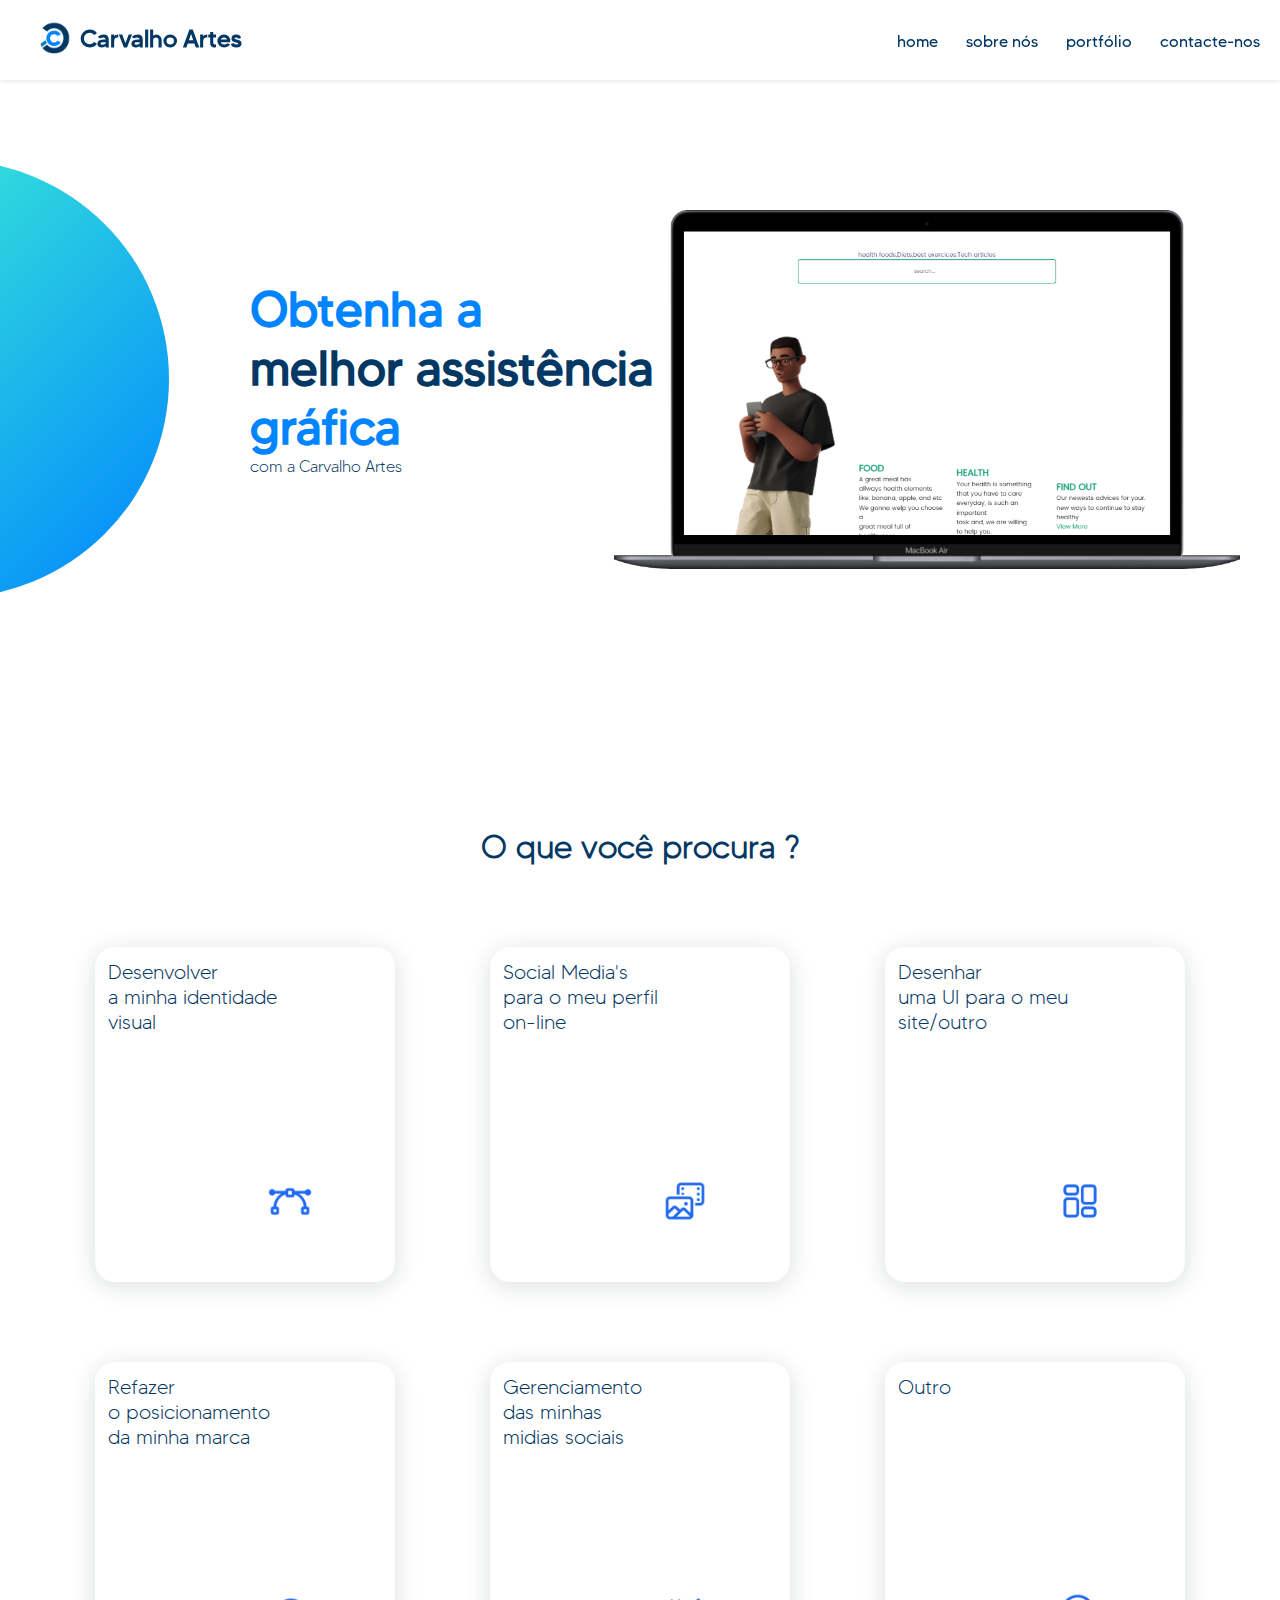
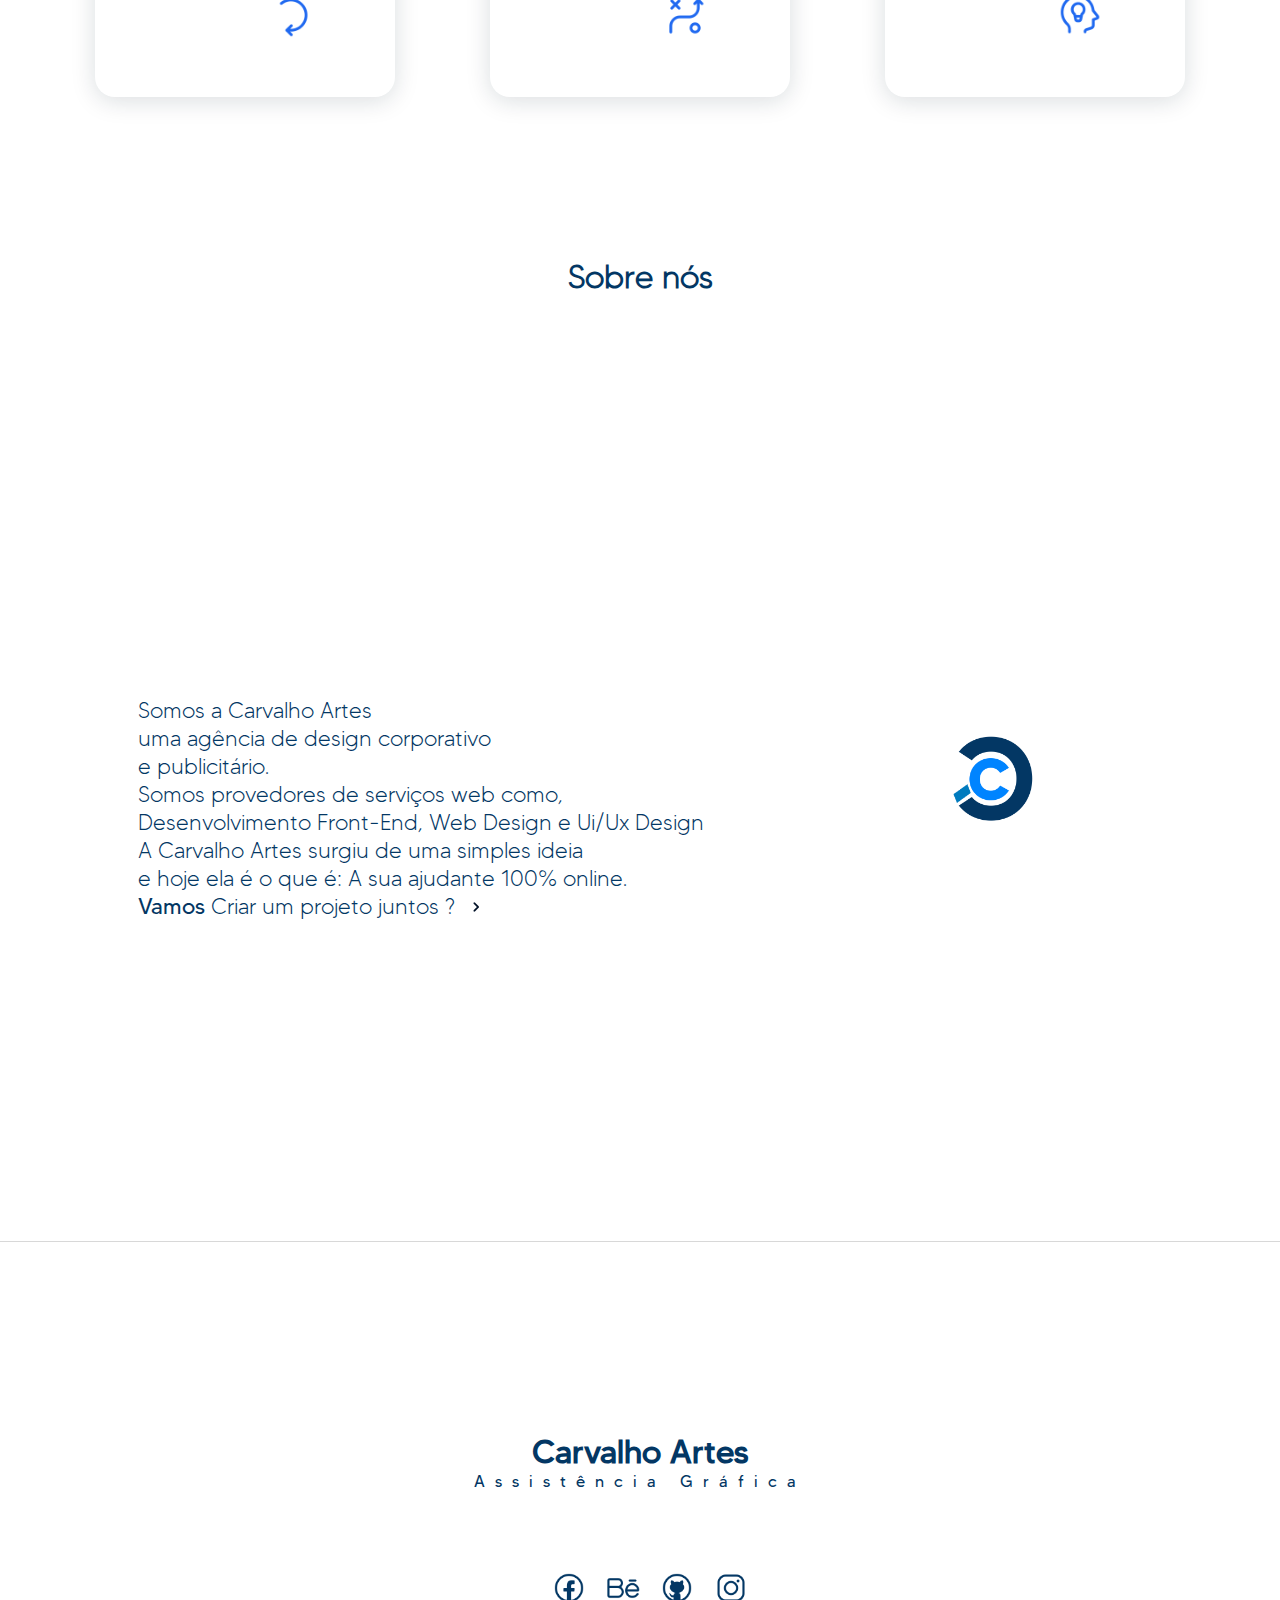
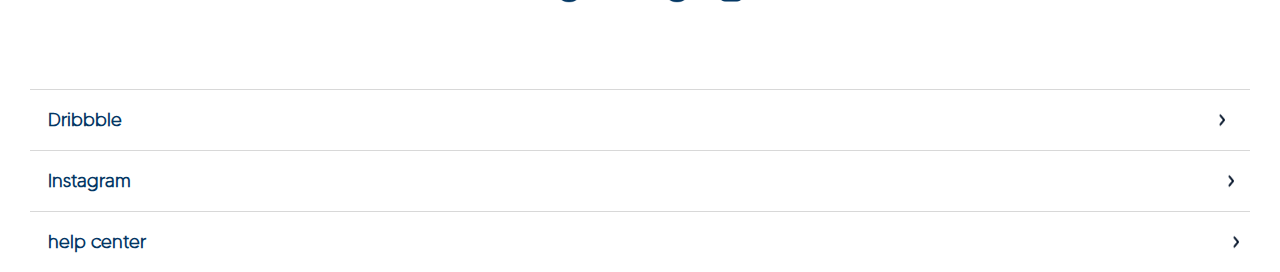
<file: index.html>
<!DOCTYPE html>
<html lang="pt-br">
<head>
    <meta charset="UTF-8">
    <meta http-equiv="X-UA-Compatible" content="IE=edge">
    <meta name="viewport" content="width=device-width, initial-scale=1.0, user-scalable=no">
    <meta property="og:title" content="Agência de assistência gráfica ou publicitária">
    <meta property="og:description" content="A Carvalho Artes é uma agência que
    tem como foco prestar serviços de cunho publicitário e social.">
    <meta property="og:site_name" content="Carvalho Artes">
    <meta property="og:locale" content="pt_BR">
    <meta property="og:type" content="service">
    <meta property="og:type" content="blog">
    <meta name="description" content="Agência de Design Gráfico">
    <meta name="keywords" content="web design, ui design, ux design, social media, design gráfico, identidade visual">
    <meta name="author" content="Dário Silva">
    <link rel="shortcut icon" href="icons/favicon.ico" type="image/x-icon">
    <link rel="stylesheet" href="style.css">
    <title>Carvalho Artes</title>
</head>
<body>
   <nav class="nav-menu menu">

       <div class="logo-text">
           <a href="index.html"><img src="images/carvalho-artes-isótipo.png" alt="Carvalho Artes"></a>
           <h2 class="text">Carvalho Artes</h2>
       </div>

       <div class="menu-options">
           <a href="#home"><span class="home">home</span></a>
           <a href="#about"><span class="about-us">sobre nós</span></a>
           <a href="portfolio.html"><span class="portfolio">portfólio</span></a>
           <a href="contact.html"><span class="contact">contacte-nos</span></a>
       </div>

    <button id="menu-trigger" class="menubutton">
           <img id="menu-trigger" src="icons/menu-icon.png" alt="MENU" class="menu-icon">
    </button>

    <button id="close-menu" class="menuclosebutton">
        <img id="close-menu" src="icons/close-icon.png" alt="CLOSE MENU" class="close-menu-icon">
    </button>
   </nav>

   <div id="menu-content" class="side-menu">
       <ul class="side-menu-list">
           <a href="index.html">
               <li class="side-menu-list-item">home</li>
           </a>
           <a href="index.html#about">
               <li class="side-menu-list-item">sobre nós</li>
           </a>
           <a href="portfolio.html">
               <li class="side-menu-list-item">portfólio</li>
           </a>
           <a href="contact.html">
               <li class="side-menu-list-item">contacte-nos</li>
           </a>
       </ul>
   </div>
   

   <!--=================HEADER====================-->

   <header id="home">
       <div class="box">
        <div class="circle">

        </div>

        <div class="welcome-text">
            <h1>
                Obtenha a <br>
                <span class="highlight">melhor assistência</span> <br>
                gráfica
            </h1>
            <span class="above-text">com a Carvalho Artes</span>
        </div>

        <div class="device-img">
            <img src="images/computer1.png" alt="computer image">
        </div>

       </div>
   </header>

   <!--================O QUE VOCÊ PROCURA ?================-->

   <section class="services-option">
        <h1 class="title">O que você procura ?</h1>

        <div class="grid">
            <div class="squarelist1">
                <a href="developid.html">
                    <div class="square">
                        <h2 class="square-title">
                            Desenvolver <br>
                            a minha identidade <br>
                            visual
                        </h2>
                        <img src="square_icons/vector-icon.png" alt="vector-icon">
                    </div>
                </a>
                <a href="socialmedias.html">
                    <div class="square">
                        <h2 class="square-title">
                            Social Media's <br>
                            para o meu perfil <br>
                            on-line
                        </h2>
                        <img src="square_icons/photoVideo-icon.png" alt="postagens para redes sociais">
                    </div>
                </a>
                <a href="developui.html">
                    <div class="square">
                        <h2 class="square-title">
                            Desenhar <br>
                            uma UI para o meu <br>
                            site/outro
                        </h2>
                        <img src="square_icons/layout-icon.png" alt="ui design layout">
                    </div>
                </a>
            </div>

            <div class="squarelist2">
                <a href="redomyid.html">
                    <div class="square">
                        <h2 class="square-title">
                            Refazer <br>
                            o posicionamento <br>
                            da minha marca
                        </h2>
                        <img src="square_icons/redo-icon.png" alt="refazer o posicionamentoda marca">
                    </div>
                </a>
                <a href="managemysocialprofile.html">
                    <div class="square">
                        <h2 class="square-title">
                            Gerenciamento <br>
                            das minhas <br>
                            midias sociais
                        </h2>
                        <img src="square_icons/manage-icon.png" alt="Gerenciamento de midias sociais">
                    </div>
                </a>
                <a href="other.html">
                    <div class="square">
                        <h2 class="square-title">
                            Outro
                        </h2>
                        <img id="last-img" src="square_icons/innovation-icon.png" alt="outra ideia">
                    </div>
                </a>
            </div>
        </div>
   </section>

   <!--===================SOBRE NÓS====================-->

   <section class="sobrenos">
    <h1 class="title" id="about">Sobre nós</h1>

    <div class="box">
        <div class="text-about">
            <p>
               Somos a Carvalho Artes<br>
               uma agência de design corporativo<br>
               e publicitário.<br>
               Somos provedores de serviços web como,<br>
               Desenvolvimento Front-End, Web Design e Ui/Ux Design<br>
               A Carvalho Artes surgiu de uma simples ideia<br>
               e hoje ela é o que é: A sua ajudante 100% online.
               
               <br>

               <a href="contact.html">Vamos</a> Criar um projeto juntos ? <img src="icons/icons8_forward_20px.png" style="margin: -3px 5px;" alt="">
               
            </p>
        </div>
        <div class="brand-img">
            <img src="images/carvalho-artes-isótipo.png" alt="Carvalho Artes LOGO">
        </div>
    </div>
   </section>

   <!--==================FOOTER==================-->

   <footer>
       <div class="block-title">
           <h1 class="title">Carvalho Artes</h1>
           <span class="subtitle title">Assistência Gráfica</span>

           <div class="social-icons">
               <a href="https://www.facebook.com/profile.php?id=100066477175511" target="_blank" ><img src="social_icons/facebook.png" alt="Perfil no Facebook"></a>

               <a href="https://www.behance.net/dariosilva9" target="_blank" ><img src="social_icons/behance.png" alt="Perfil no Behance"></a>

               <a href="https://www.github.com/DevDario" target="_blank" ><img src="social_icons/github.png" alt="Perfil no GitHub"></a>

               <a href="https://www.instagram.com/carvalho__artes" target="_blank" ><img src="social_icons/instagram.png" alt="Perfil no Instagram"></a>
           </div>
       </div>

       <div class="footer-options">
           <a href="https://dribbble.com/DevDario">
               <div class="opc1">
                   <h3>Dribbble</h3>
                   <img src="icons/icons8_forward_20px.png" alt="visitar">
               </div>
           </a>

           <a href="https://instagram.com/carvalho__artes">
               <div class="opc2">
                   <h3>Instagram</h3>
                   <img src="icons/icons8_forward_20px.png" alt="visitar">
               </div>
           </a>

           <a href="mailto:dariosilva13222@gmail">
               <div class="opc3">
                <h3 lang="en">help center</h3>
                <img src="icons/icons8_forward_20px.png" alt="pedir ajuda via email">
                       </div>
           </a>
       </div>
   </footer>

   <script src="index.js"></script>
</body>
</html>
</file>
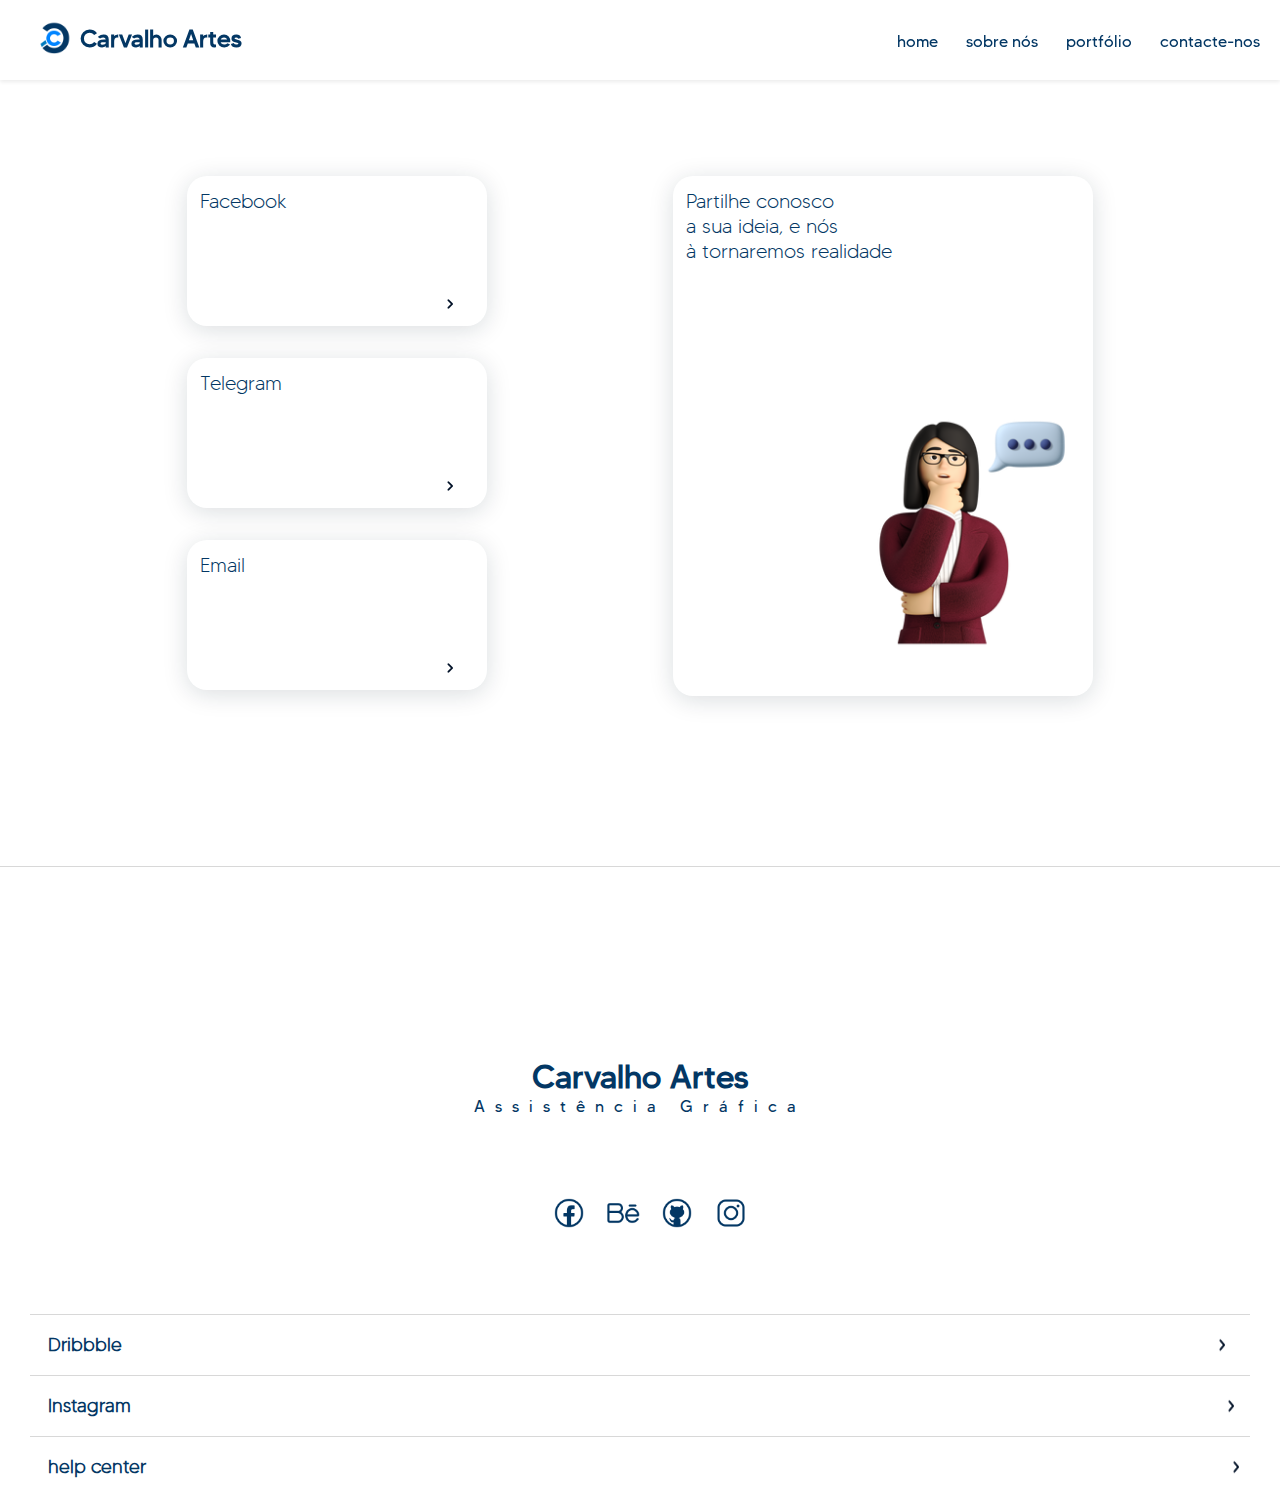
<file: contact.html>
<!DOCTYPE html>
<html lang="pt-br">
<head>
    <meta charset="UTF-8">
    <meta http-equiv="X-UA-Compatible" content="IE=edge">
    <meta name="viewport" content="width=device-width, initial-scale=1.0, user-scalable=no">
    <meta property="og:title" content="Agência de assistência gráfica ou publicitária">
    <meta property="og:description" content="A Carvalho Artes é uma agência que
    tem como foco prestar serviços de cunho publicitário e social.">
    <meta property="og:site_name" content="Carvalho Artes">
    <meta property="og:locale" content="pt_BR">
    <meta property="og:type" content="personal profile">
    <meta property="og:type" content="blog">
    <meta name="description" content="Agência de Design Gráfico">
    <meta name="keywords" content="web design, ui design, ux design, social media, design gráfico, identidade visual">
    <meta name="author" content="Dário Silva">
    <link rel="shortcut icon" href="icons/favicon.ico" type="image/x-icon">
    <link rel="stylesheet" href="style.css">
    <link rel="stylesheet" href="stylecontacts.css">
    <title>Carvalho Artes</title>
</head>
<body>
    <nav class="nav-menu menu">

        <div class="logo-text">
            <a href="index.html"><img src="images/carvalho-artes-isótipo.png" alt="Carvalho Artes"></a>
            <h2 class="text">Carvalho Artes</h2>
        </div>
 
        <div class="menu-options">
            <a href="index.html"><span class="home">home</span></a>
            <a href="index.html#about"><span class="about-us">sobre nós</span></a>
            <a href="portfolio.html"><span class="portfolio">portfólio</span></a>
            <a href="contact.html"><span class="contact">contacte-nos</span></a>
        </div>

        <button id="menu-trigger" class="menubutton">
            <img id="menu-trigger" src="icons/menu-icon.png" alt="MENU" class="menu-icon">
     </button>
 
     <button id="close-menu" class="menuclosebutton">
         <img id="close-menu" src="icons/close-icon.png" alt="CLOSE MENU" class="close-menu-icon">
     </button>
    </nav>

    <div id="menu-content" class="side-menu">
        <ul class="side-menu-list">
            <a href="index.html">
                <li class="side-menu-list-item">home</li>
            </a>
            <a href="index.html#about">
                <li class="side-menu-list-item">sobre nós</li>
            </a>
            <a href="portfolio.html">
                <li class="side-menu-list-item">portfólio</li>
            </a>
            <a href="contact.html">
                <li class="side-menu-list-item">contacte-nos</li>
            </a>
        </ul>
    </div>

    <section class="contact-options">
        <div class="box-content">
            <div class="cards">
                <a href="https://www.facebook.com/profile.php?id=100066477175511" target="_blank">
                    <div class="facebook square">
                        <h2 class="square-title">
                            Facebook
                        </h2>
                        <img src="icons/icons8_forward_20px.png" alt="">
                    </div>
                </a>
                <a href="https://www.telegram.com" target="_blank">
                    <div class="telegram square">
                         <h2 class="square-title">
                        Telegram
                    </h2>
                    <img src="icons/icons8_forward_20px.png" alt="">
                    </div>
                </a>
                <a href="mailto:dariosilva13222@gmail.com" target="_blank">
                    <div class="email square">
                        <h2 class="square-title">
                            Email
                        </h2>
                        <img src="icons/icons8_forward_20px.png" alt="">
                    </div>
                </a>
            </div>

            <div class="aside-square">
                <div class="square">
                   <h2 class="square-title">
                       Partilhe conosco<br>
                       a sua ideia, e nós<br>
                       à tornaremos realidade
                   </h2>

                   <img src="images/lady.png" alt="">
                </div>
            </div>
        </div>
    </section>
    

     <!--==================FOOTER==================-->

   <footer>
    <div class="block-title">
        <h1 class="title">Carvalho Artes</h1>
        <span class="subtitle title">Assistência Gráfica</span>

        <div class="social-icons">
            <a href="https://www.facebook.com/pages/carvalho+artes" target="_blank"><img src="social_icons/facebook.png" alt="Perfil no Facebook"></a>

            <a href="https://www.behance.net/dariosilva9" target="_blank"><img src="social_icons/behance.png" alt="Perfil no Behance"></a>

            <a href="https://www.github.com/DevDario" target="_blank"><img src="social_icons/github.png" alt="Perfil no GitHub"></a>

            <a href="https://www.instagram.com/@carvalho__artes" target="_blank"><img src="social_icons/instagram.png" alt="Perfil no Instagram"></a>
        </div>
    </div>

    <div class="footer-options">
        <a href="https://Dribbble.com/DevDario">
            <div class="opc1">
                <h3>Dribbble</h3>
                <img src="icons/icons8_forward_20px.png" alt="visitar">
            </div>
        </a>

        <a href="https://instagram.com/carvalho__artes">
            <div class="opc2">
                <h3>Instagram</h3>
                <img src="icons/icons8_forward_20px.png" alt="visitar">
            </div>
        </a>

        <a href="mailto:dariosilva13222@gmail">
            <div class="opc3">
             <h3 lang="en">help center</h3>
             <img src="icons/icons8_forward_20px.png" alt="pedir ajuda">
                    </div>
        </a>
    </div>
</footer>

<script src="index.js"></script>
</body>
</html>
</file>
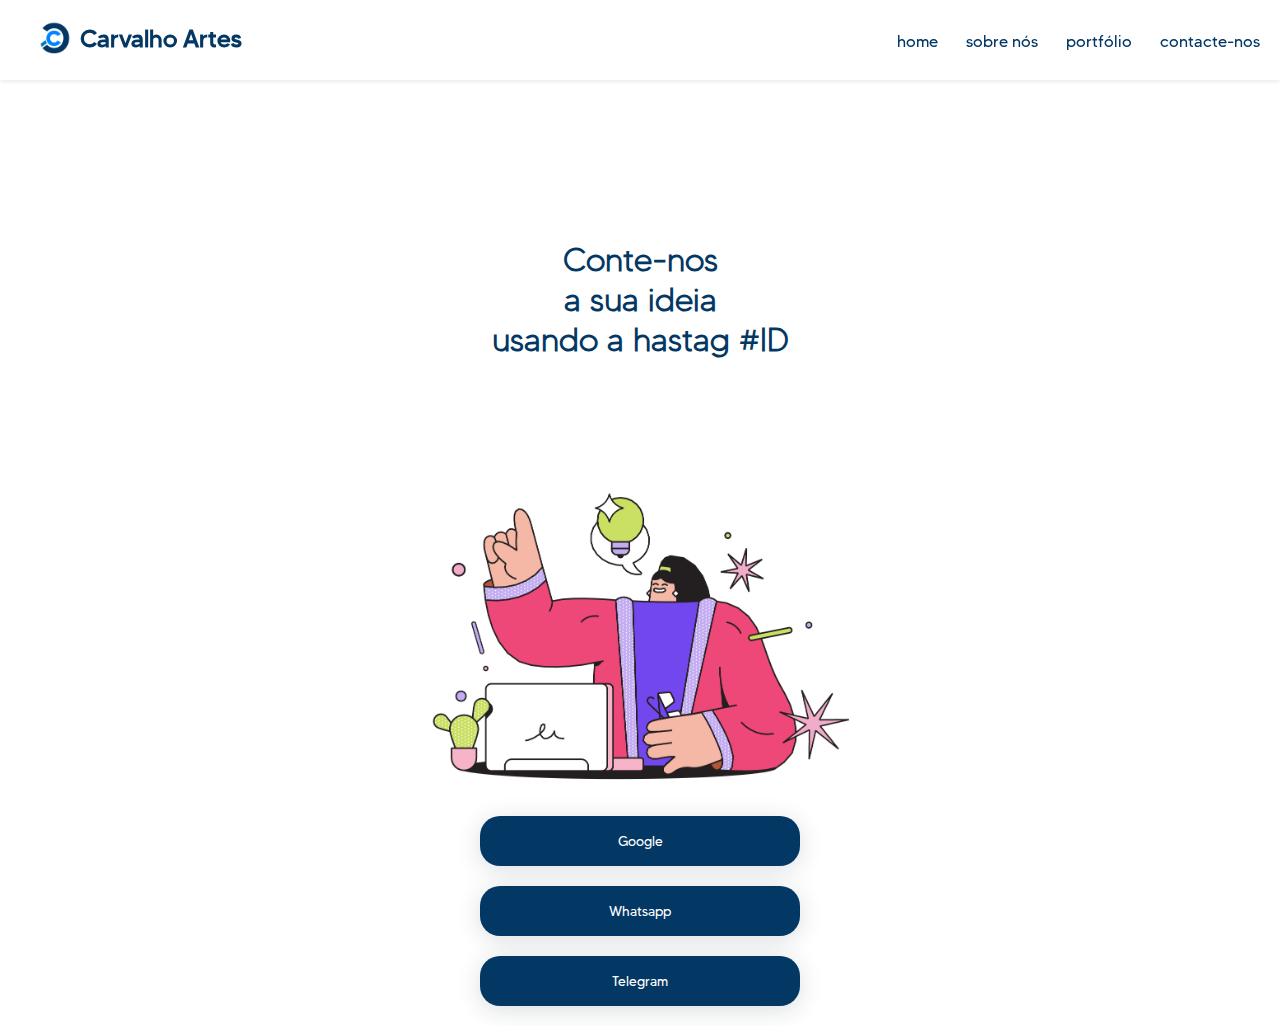
<file: developid.html>
<!DOCTYPE html>
<html lang="pt-br">
<head>
    <meta charset="UTF-8">
    <meta http-equiv="X-UA-Compatible" content="IE=edge">
    <meta name="viewport" content="width=device-width, initial-scale=1.0, user-scalable=no">
    <meta property="og:title" content="Agência de assistência gráfica ou publicitária">
    <meta property="og:description" content="A Carvalho Artes é uma agência que
    tem como foco prestar serviços de cunho publicitário e social.">
    <meta property="og:site_name" content="Carvalho Artes">
    <meta property="og:locale" content="pt_BR">
    <meta property="og:type" content="personal profile">
    <meta property="og:type" content="blog">
    <meta name="description" content="Agência de Design Gráfico">
    <meta name="keywords" content="web design, ui design, ux design, social media, design gráfico, identidade visual">
    <meta name="author" content="Dário Silva">
    <link rel="shortcut icon" href="icons/favicon.ico" type="image/x-icon">
    <link rel="stylesheet" href="styledevelopid.css">
    <link rel="stylesheet" href="style.css">
    <title>Carvalho Artes</title>
</head>
<body>
    <nav class="nav-menu menu">

        <div class="logo-text">
            <a href="index.html"><img src="images/carvalho-artes-isótipo.png" alt="Carvalho Artes"></a>
            <h2 class="text">Carvalho Artes</h2>
        </div>
 
        <div class="menu-options">
            <a href="index.html"><span class="home">home</span></a>
            <a href="index.html#about"><span class="about-us">sobre nós</span></a>
            <a href="portfolio.html"><span class="portfolio">portfólio</span></a>
            <a href="contact.html"><span class="contact">contacte-nos</span></a>
        </div>

        <button id="menu-trigger" class="menubutton">
            <img id="menu-trigger" src="icons/menu-icon.png" alt="MENU" class="menu-icon">
     </button>
 
     <button id="close-menu" class="menuclosebutton">
         <img id="close-menu" src="icons/close-icon.png" alt="CLOSE MENU" class="close-menu-icon">
     </button>
    </nav>

    <div id="menu-content" class="side-menu">
        <ul class="side-menu-list">
            <a href="index.html">
                <li class="side-menu-list-item">home</li>
            </a>
            <a href="index.html#about">
                <li class="side-menu-list-item">sobre nós</li>
            </a>
            <a href="portfolio.html">
                <li class="side-menu-list-item">portfólio</li>
            </a>
            <a href="contact.html">
                <li class="side-menu-list-item">contacte-nos</li>
            </a>
        </ul>
    </div>


    <!--===========MAIN CONTENT=============-->

    <main class="main-content">
        <div class="v-row">
            <div class="title-box">
                <h1 class="title">Conte-nos<br>
                a sua ideia<br>
            usando a hastag #ID</h1>
            </div>

            <div class="bg-img img">
                <img src="images/dazzle-woman-sitting-near-laptop-and-having-an-idea.png" alt="">
            </div>

            <div class="sm-btn r-btn">
               <ul class="btn-list">
                   <li class="btn-list-element">
                       <a href="mailto:dariosilva13222@gmail.com"><button class="square" type="submit">Google</button></a>
                   </li>

                   <li class="btn-list-element">
                    <a href="#"><button class="square" type="submit">Whatsapp</button></a>
                </li>

                <li class="btn-list-element">
                    <a href="#"><button class="square" type="submit">Telegram</button></a>
                </li>
               </ul>
            </div>
        </div>
    </main>
    
    <script src="index.js"></script>
</body>
</html>
</file>
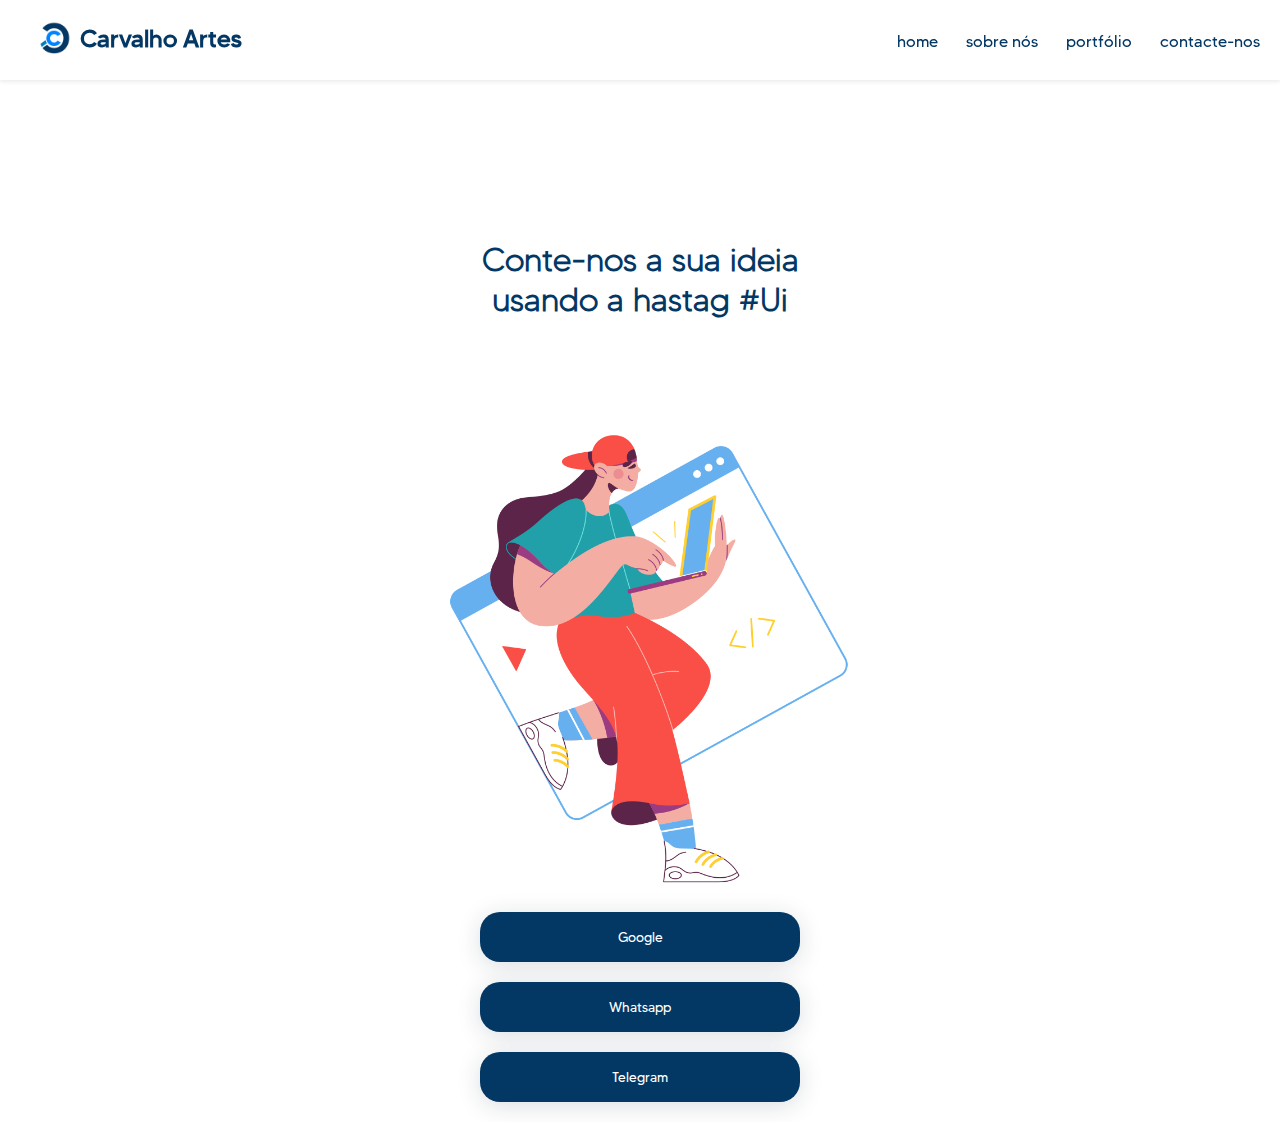
<file: developui.html>
<!DOCTYPE html>
<html lang="pt-br">
<head>
    <meta charset="UTF-8">
    <meta http-equiv="X-UA-Compatible" content="IE=edge">
    <meta name="viewport" content="width=device-width, initial-scale=1.0, user-scalable=no">
    <meta property="og:title" content="Agência de assistência gráfica ou publicitária">
    <meta property="og:description" content="A Carvalho Artes é uma agência que
    tem como foco prestar serviços de cunho publicitário e social.">
    <meta property="og:site_name" content="Carvalho Artes">
    <meta property="og:locale" content="pt_BR">
    <meta property="og:type" content="personal profile">
    <meta property="og:type" content="blog">
    <meta name="description" content="Agência de Design Gráfico">
    <meta name="keywords" content="web design, ui design, ux design, social media, design gráfico, identidade visual">
    <meta name="author" content="Dário Silva">
    <link rel="shortcut icon" href="icons/favicon.ico" type="image/x-icon">
    <link rel="stylesheet" href="style.css">
    <link rel="stylesheet" href="styledevelopid.css">
    <title>Carvalho Artes</title>
</head>
<body>
    <nav class="nav-menu menu">

        <div class="logo-text">
            <a href="index.html"><img src="images/carvalho-artes-isótipo.png" alt="Carvalho Artes"></a>
            <h2 class="text">Carvalho Artes</h2>
        </div>
 
        <div class="menu-options">
            <a href="index.html"><span class="home">home</span></a>
            <a href="index.html#about"><span class="about-us">sobre nós</span></a>
            <a href="portfolio.html"><span class="portfolio">portfólio</span></a>
            <a href="contact.html"><span class="contact">contacte-nos</span></a>
        </div>

        <button id="menu-trigger" class="menubutton">
            <img id="menu-trigger" src="icons/menu-icon.png" alt="MENU" class="menu-icon">
     </button>
 
     <button id="close-menu" class="menuclosebutton">
         <img id="close-menu" src="icons/close-icon.png" alt="CLOSE MENU" class="close-menu-icon">
     </button>
    </nav>

    <div id="menu-content" class="side-menu">
        <ul class="side-menu-list">
            <a href="index.html">
                <li class="side-menu-list-item">home</li>
            </a>
            <a href="index.html#about">
                <li class="side-menu-list-item">sobre nós</li>
            </a>
            <a href="portfolio.html">
                <li class="side-menu-list-item">portfólio</li>
            </a>
            <a href="contact.html">
                <li class="side-menu-list-item">contacte-nos</li>
            </a>
        </ul>
    </div>

    <!--===========MAIN CONTENT=============-->

    <main class="main-content">
        <div class="v-row">
            <div class="title-box">
                <h1 class="title">Conte-nos
                a sua ideia<br>
            usando a hastag #Ui</h1>
            </div>

            <div class="bg-img img">
                <img src="images/sammy-workflow.png" alt="">
            </div>

            <div class="sm-btn r-btn">
               <ul class="btn-list">
                   <li class="btn-list-element">
                       <a href="mailto:dariosilva13222@gmail.com"><button class="square" type="submit">Google</button></a>
                   </li>

                   <li class="btn-list-element">
                    <a href="#"><button class="square" type="submit">Whatsapp</button></a>
                </li>

                <li class="btn-list-element">
                    <a href="#"><button class="square" type="submit">Telegram</button></a>
                </li>
               </ul>
            </div>
        </div>
    </main>
    
    <script src="index.js"></script>
</body>
</html>
</file>
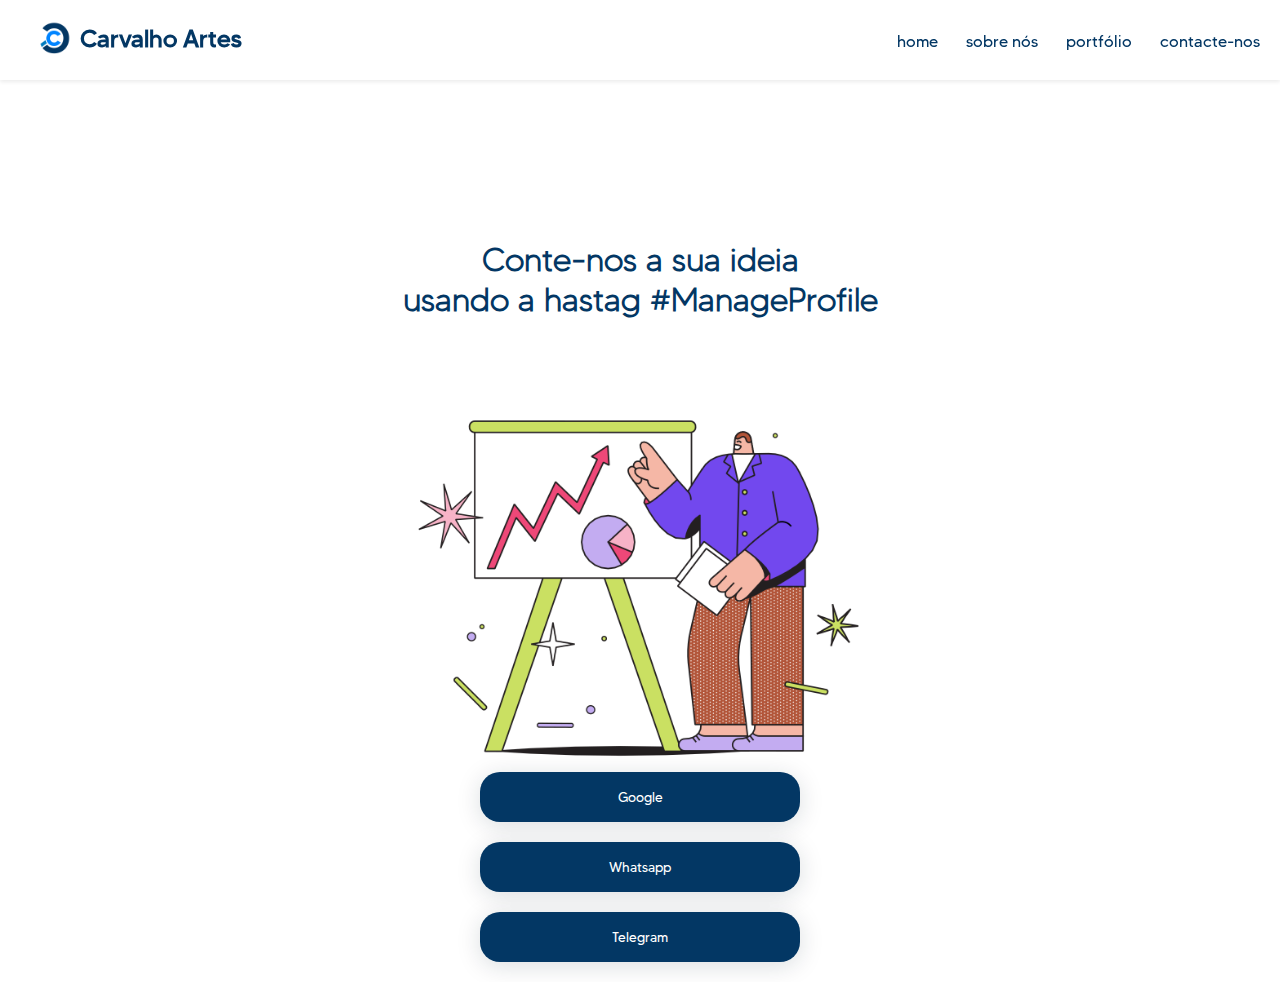
<file: managemysocialprofile.html>
<!DOCTYPE html>
<html lang="pt-br">
<head>
    <meta charset="UTF-8">
    <meta http-equiv="X-UA-Compatible" content="IE=edge">
    <meta name="viewport" content="width=device-width, initial-scale=1.0, user-scalable=no">
    <meta property="og:title" content="Agência de assistência gráfica ou publicitária">
    <meta property="og:description" content="A Carvalho Artes é uma agência que
    tem como foco prestar serviços de cunho publicitário e social.">
    <meta property="og:site_name" content="Carvalho Artes">
    <meta property="og:locale" content="pt_BR">
    <meta property="og:type" content="personal profile">
    <meta property="og:type" content="blog">
    <meta name="description" content="Agência de Design Gráfico">
    <meta name="keywords" content="web design, ui design, ux design, social media, design gráfico, identidade visual">
    <meta name="author" content="Dário Silva">
    <link rel="shortcut icon" href="icons/favicon.ico" type="image/x-icon">
    <link rel="stylesheet" href="style.css">
    <link rel="stylesheet" href="styledevelopid.css">
    <title>Carvalho Artes</title>
</head>
<body>
    <nav class="nav-menu menu">

        <div class="logo-text">
            <a href="index.html"><img src="images/carvalho-artes-isótipo.png" alt="Carvalho Artes"></a>
            <h2 class="text">Carvalho Artes</h2>
        </div>
 
        <div class="menu-options">
            <a href="index.html"><span class="home">home</span></a>
            <a href="index.html#about"><span class="about-us">sobre nós</span></a>
            <a href="portfolio.html"><span class="portfolio">portfólio</span></a>
            <a href="contact.html"><span class="contact">contacte-nos</span></a>
        </div>

    <button id="menu-trigger" class="menubutton">
            <img id="menu-trigger" src="icons/menu-icon.png" alt="MENU" class="menu-icon">
     </button>
 
     <button id="close-menu" class="menuclosebutton">
         <img id="close-menu" src="icons/close-icon.png" alt="CLOSE MENU" class="close-menu-icon">
     </button>
    </nav>
    <div id="menu-content" class="side-menu">
        <ul class="side-menu-list">
            <a href="index.html">
                <li class="side-menu-list-item">home</li>
            </a>
            <a href="index.html#about">
                <li class="side-menu-list-item">sobre nós</li>
            </a>
            <a href="portfolio.html">
                <li class="side-menu-list-item">portfólio</li>
            </a>
            <a href="contact.html">
                <li class="side-menu-list-item">contacte-nos</li>
            </a>
        </ul>
    </div>


    <!--===========MAIN CONTENT=============-->

    <main class="main-content">
        <div class="v-row">
            <div class="title-box">
                <h1 class="title">Conte-nos
                a sua ideia<br>
            usando a hastag #ManageProfile</h1>
            </div>

            <div class="bg-img img">
                <img src="images/dazzle-man-standing-near-board-with-graphs.png" alt="">
            </div>

            <div class="sm-btn r-btn">
               <ul class="btn-list">
                   <li class="btn-list-element">
                       <a href="mailto:dariosilva13222@gmail.com"><button class="square" type="submit">Google</button></a>
                   </li>

                   <li class="btn-list-element">
                    <a href="#"><button class="square" type="submit">Whatsapp</button></a>
                </li>

                <li class="btn-list-element">
                    <a href="#"><button class="square" type="submit">Telegram</button></a>
                </li>
               </ul>
            </div>
        </div>
    </main>

    <script src="index.js"></script>
</body>
</html>
</file>
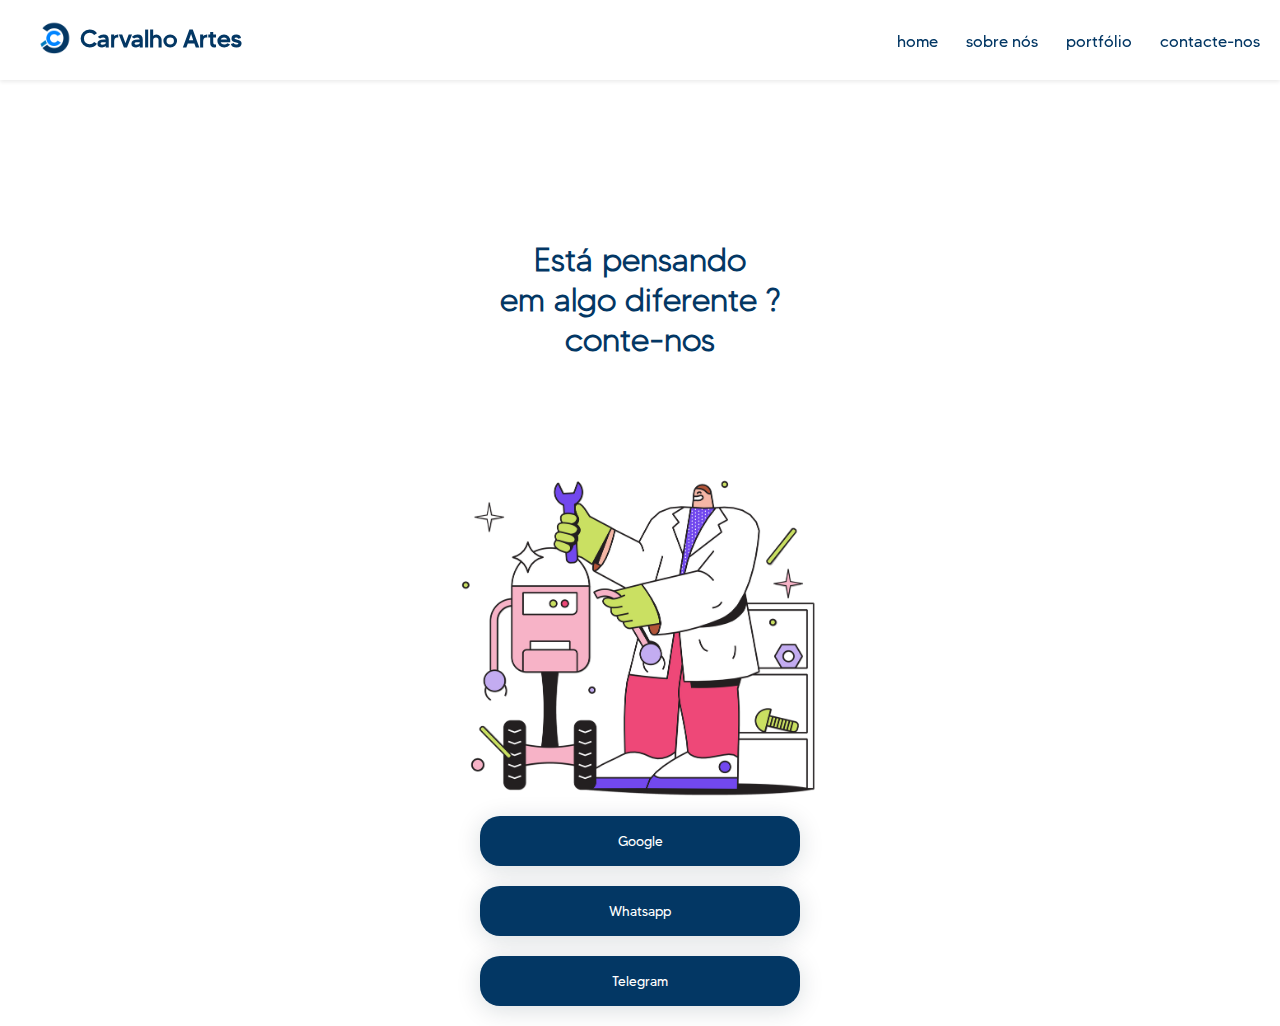
<file: other.html>
<!DOCTYPE html>
<html lang="pt-br">
<head>
    <meta charset="UTF-8">
    <meta http-equiv="X-UA-Compatible" content="IE=edge">
    <meta name="viewport" content="width=device-width, initial-scale=1.0, user-scalable=no">
    <meta property="og:title" content="Agência de assistência gráfica ou publicitária">
    <meta property="og:description" content="A Carvalho Artes é uma agência que
    tem como foco prestar serviços de cunho publicitário e social.">
    <meta property="og:site_name" content="Carvalho Artes">
    <meta property="og:locale" content="pt_BR">
    <meta property="og:type" content="personal profile">
    <meta property="og:type" content="blog">
    <meta name="description" content="Agência de Design Gráfico">
    <meta name="keywords" content="web design, ui design, ux design, social media, design gráfico, identidade visual">
    <meta name="author" content="Dário Silva">
    <link rel="shortcut icon" href="icons/favicon.ico" type="image/x-icon">
    <link rel="stylesheet" href="style.css">
    <link rel="stylesheet" href="styledevelopid.css">
    <title>Carvalho Artes</title>
</head>
<body>
    <nav class="nav-menu menu">

        <div class="logo-text">
            <a href="index.html"><img src="images/carvalho-artes-isótipo.png" alt="Carvalho Artes"></a>
            <h2 class="text">Carvalho Artes</h2>
        </div>
 
        <div class="menu-options">
            <a href="index.html"><span class="home">home</span></a>
            <a href="index.html#about"><span class="about-us">sobre nós</span></a>
            <a href="portfolio.html"><span class="portfolio">portfólio</span></a>
            <a href="contact.html"><span class="contact">contacte-nos</span></a>
        </div>

    <button id="menu-trigger" class="menubutton">
            <img id="menu-trigger" src="icons/menu-icon.png" alt="MENU" class="menu-icon">
     </button>
 
     <button id="close-menu" class="menuclosebutton">
         <img id="close-menu" src="icons/close-icon.png" alt="CLOSE MENU" class="close-menu-icon">
     </button>
    </nav>

    <div id="menu-content" class="side-menu">
        <ul class="side-menu-list">
            <a href="index.html">
                <li class="side-menu-list-item">home</li>
            </a>
            <a href="index.html#about">
                <li class="side-menu-list-item">sobre nós</li>
            </a>
            <a href="portfolio.html">
                <li class="side-menu-list-item">portfólio</li>
            </a>
            <a href="contact.html">
                <li class="side-menu-list-item">contacte-nos</li>
            </a>
        </ul>
    </div>

    <!--===========MAIN CONTENT=============-->

    <main class="main-content">
        <div class="v-row">
            <div class="title-box">
                <h1 class="title">Está pensando<br>em algo diferente ?<br>
                conte-nos</h1>
            </div>

            <div class="bg-img img">
                <img src="images/dazzle-man-making-robot.png" alt="">
            </div>

            <div class="sm-btn r-btn">
               <ul class="btn-list">
                   <li class="btn-list-element">
                       <a href="mailto:dariosilva13222@gmail.com"><button class="square" type="submit">Google</button></a>
                   </li>

                   <li class="btn-list-element">
                    <a href="#"><button class="square" type="submit">Whatsapp</button></a>
                </li>

                <li class="btn-list-element">
                    <a href="#"><button class="square" type="submit">Telegram</button></a>
                </li>
               </ul>
            </div>
        </div>
    </main>

    <script src="index.js"></script>
</body>
</html>
</file>
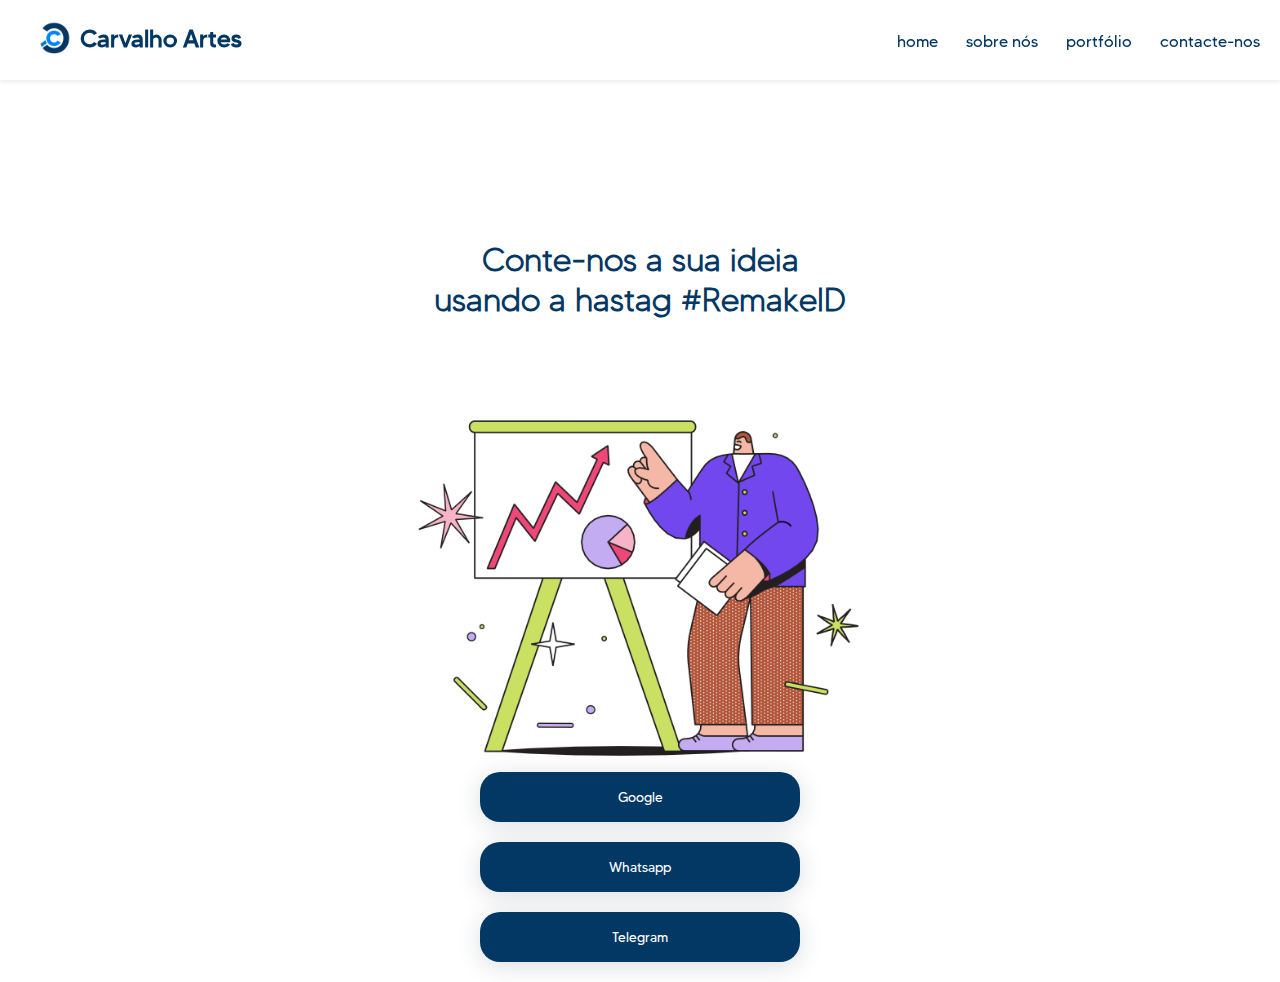
<file: redomyid.html>
<!DOCTYPE html>
<html lang="pt-br">
<head>
    <meta charset="UTF-8">
    <meta http-equiv="X-UA-Compatible" content="IE=edge">
    <meta name="viewport" content="width=device-width, initial-scale=1.0, user-scalable=no">
    <meta property="og:title" content="Agência de assistência gráfica ou publicitária">
    <meta property="og:description" content="A Carvalho Artes é uma agência que
    tem como foco prestar serviços de cunho publicitário e social.">
    <meta property="og:site_name" content="Carvalho Artes">
    <meta property="og:locale" content="pt_BR">
    <meta property="og:type" content="personal profile">
    <meta property="og:type" content="blog">
    <meta name="description" content="Agência de Design Gráfico">
    <meta name="keywords" content="web design, ui design, ux design, social media, design gráfico, identidade visual">
    <meta name="author" content="Dário Silva">
    <link rel="shortcut icon" href="icons/favicon.ico" type="image/x-icon">
    <link rel="stylesheet" href="style.css">
    <link rel="stylesheet" href="styledevelopid.css">
    <title>Carvalho Artes</title>
</head>
<body>
    <nav class="nav-menu menu">

        <div class="logo-text">
            <a href="index.html"><img src="images/carvalho-artes-isótipo.png" alt="Carvalho Artes"></a>
            <h2 class="text">Carvalho Artes</h2>
        </div>
 
        <div class="menu-options">
            <a href="index.html"><span class="home">home</span></a>
            <a href="index.html#about"><span class="about-us">sobre nós</span></a>
            <a href="portfolio.html"><span class="portfolio">portfólio</span></a>
            <a href="contact.html"><span class="contact">contacte-nos</span></a>
        </div>

        <button id="menu-trigger" class="menubutton">
            <img id="menu-trigger" src="icons/menu-icon.png" alt="MENU" class="menu-icon">
     </button>
 
     <button id="close-menu" class="menuclosebutton">
         <img id="close-menu" src="icons/close-icon.png" alt="CLOSE MENU" class="close-menu-icon">
     </button>
    </nav>

    <div id="menu-content" class="side-menu">
        <ul class="side-menu-list">
            <a href="index.html">
                <li class="side-menu-list-item">home</li>
            </a>
            <a href="index.html#about">
                <li class="side-menu-list-item">sobre nós</li>
            </a>
            <a href="portfolio.html">
                <li class="side-menu-list-item">portfólio</li>
            </a>
            <a href="contact.html">
                <li class="side-menu-list-item">contacte-nos</li>
            </a>
        </ul>
    </div>

    <!--===========MAIN CONTENT=============-->

    <main class="main-content">
        <div class="v-row">
            <div class="title-box">
                <h1 class="title">Conte-nos
                a sua ideia<br>
            usando a hastag #RemakeID</h1>
            </div>

            <div class="bg-img img">
                <img src="images/dazzle-man-standing-near-board-with-graphs.png" alt="">
            </div>

            <div class="sm-btn r-btn">
               <ul class="btn-list">
                   <li class="btn-list-element">
                       <a href="mailto:dariosilva13222@gmail.com"><button class="square" type="submit">Google</button></a>
                   </li>

                   <li class="btn-list-element">
                    <a href="#"><button class="square" type="submit">Whatsapp</button></a>
                </li>

                <li class="btn-list-element">
                    <a href="#"><button class="square" type="submit">Telegram</button></a>
                </li>
               </ul>
            </div>
        </div>
    </main>
    
    <script src="index.js"></script>
</body>
</html>
</file>
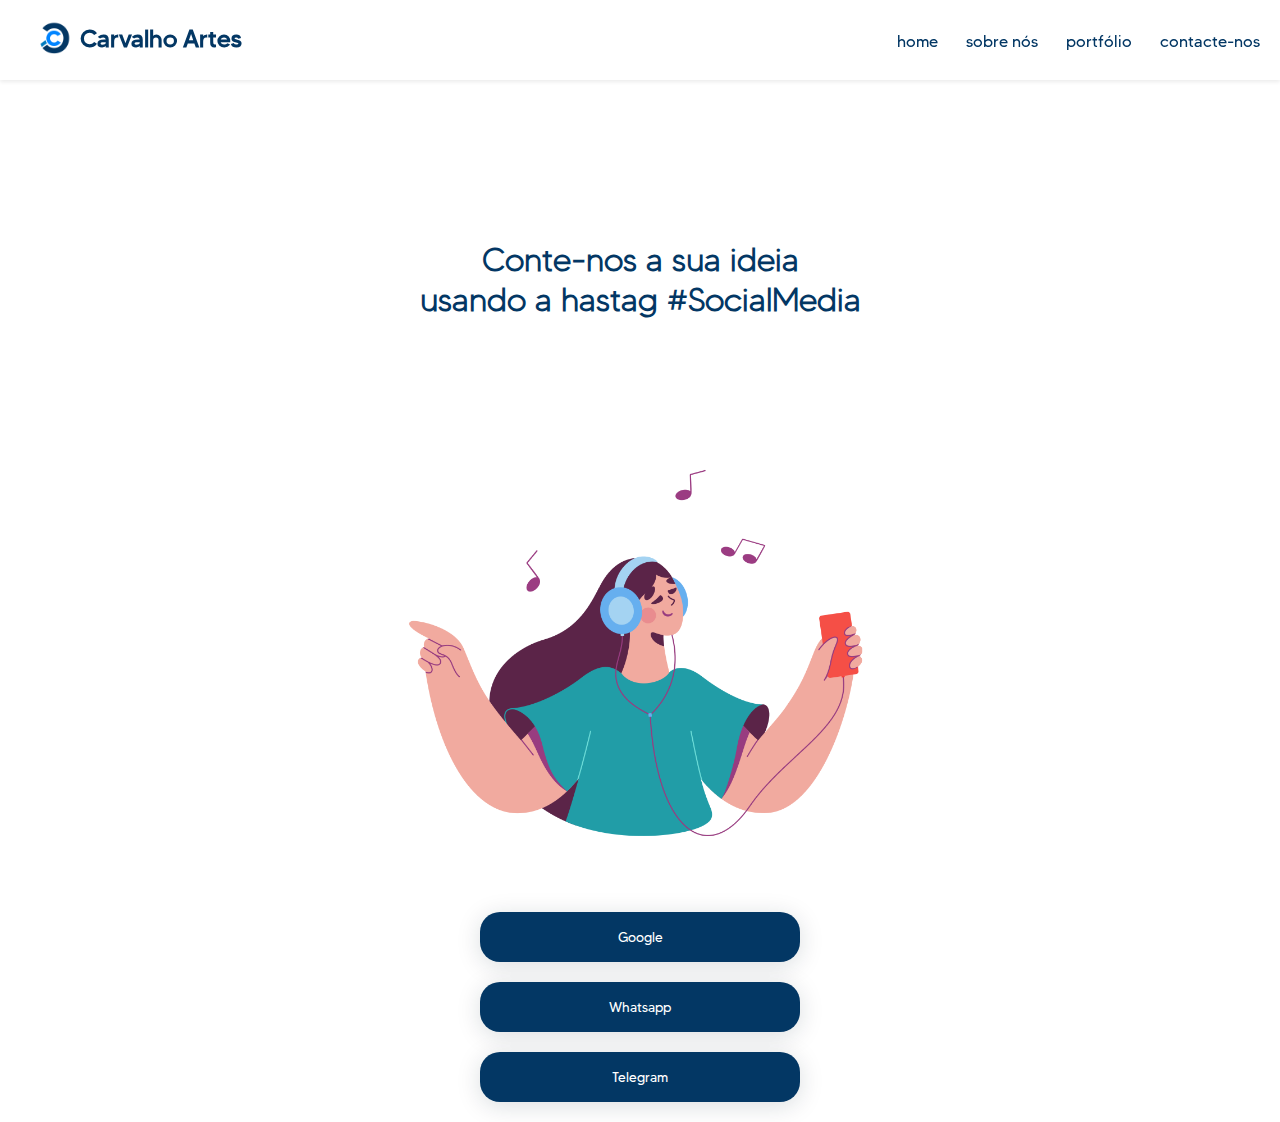
<file: socialmedias.html>
<!DOCTYPE html>
<html lang="pt-br">
<head>
    <meta charset="UTF-8">
    <meta http-equiv="X-UA-Compatible" content="IE=edge">
    <meta name="viewport" content="width=device-width, initial-scale=1.0, user-scalable=no">
    <meta property="og:title" content="Agência de assistência gráfica ou publicitária">
    <meta property="og:description" content="A Carvalho Artes é uma agência que
    tem como foco prestar serviços de cunho publicitário e social.">
    <meta property="og:site_name" content="Carvalho Artes">
    <meta property="og:locale" content="pt_BR">
    <meta property="og:type" content="personal profile">
    <meta property="og:type" content="blog">
    <meta name="description" content="Agência de Design Gráfico">
    <meta name="keywords" content="web design, ui design, ux design, social media, design gráfico, identidade visual">
    <meta name="author" content="Dário Silva">
    <link rel="shortcut icon" href="icons/favicon.ico" type="image/x-icon">
    <link rel="stylesheet" href="style.css">
    <link rel="stylesheet" href="styledevelopid.css">
    <title>Carvalho Artes</title>
</head>
<body>
    <nav class="nav-menu menu">

        <div class="logo-text">
            <a href="index.html"><img src="images/carvalho-artes-isótipo.png" alt="Carvalho Artes"></a>
            <h2 class="text">Carvalho Artes</h2>
        </div>
 
        <div class="menu-options">
            <a href="index.html"><span class="home">home</span></a>
            <a href="index.html#about"><span class="about-us">sobre nós</span></a>
            <a href="portfolio.html"><span class="portfolio">portfólio</span></a>
            <a href="contact.html"><span class="contact">contacte-nos</span></a>
        </div>

        <button id="menu-trigger" class="menubutton">
            <img id="menu-trigger" src="icons/menu-icon.png" alt="MENU" class="menu-icon">
     </button>
 
     <button id="close-menu" class="menuclosebutton">
         <img id="close-menu" src="icons/close-icon.png" alt="CLOSE MENU" class="close-menu-icon">
     </button>
    </nav>

    <div id="menu-content" class="side-menu">
        <ul class="side-menu-list">
            <a href="index.html">
                <li class="side-menu-list-item">home</li>
            </a>
            <a href="index.html#about">
                <li class="side-menu-list-item">sobre nós</li>
            </a>
            <a href="portfolio.html">
                <li class="side-menu-list-item">portfólio</li>
            </a>
            <a href="contact.html">
                <li class="side-menu-list-item">contacte-nos</li>
            </a>
        </ul>
    </div>

    <!--===========MAIN CONTENT=============-->

    <main class="main-content">
        <div class="v-row">
            <div class="title-box">
                <h1 class="title">Conte-nos
                a sua ideia<br>
            usando a hastag #SocialMedia</h1>
            </div>

            <div class="bg-img img">
                <img src="images/sammy-52.png" alt="">
            </div>

            <div class="sm-btn r-btn">
               <ul class="btn-list">
                   <li class="btn-list-element">
                       <a href="mailto:dariosilva13222@gmail.com"><button class="square" type="submit">Google</button></a>
                   </li>

                   <li class="btn-list-element">
                    <a href="#"><button class="square" type="submit">Whatsapp</button></a>
                </li>

                <li class="btn-list-element">
                    <a href="#"><button class="square" type="submit">Telegram</button></a>
                </li>
               </ul>
            </div>
        </div>
    </main>
    

    <script src="index.js"></script>
</body>
</html>
</file>
<file: style.css>
:root{

    --main-color:#0084FF;
    --second-color:#033764;
    --third-color:#FFF;

    scroll-behavior: smooth;
}

*{
    box-sizing: border-box; border:none; outline:none;
    font-family: sans-serif; bottom: 0;margin: 0;right: 0;left: 0; padding: 0; font-family:'tommy', sans-serif; position:relative;
}
button{
    cursor:pointer;
}
img{
    max-width:100%;
}
ul{
    list-style:none;
}
a{
    text-decoration: none;
    color:var(--second-color);
}
@font-face {
    font-family: 'tommy';
    src: url(font_family/tommyR.otf);
}

@font-face {
    font-family: 'tommyL';
    src: url(font_family/tommyL.otf);
}
/*CABEÇALHO*/

header{
    margin-bottom: 4em;
}
.nav-menu{
    display:flex;
    justify-content: space-between;
    background-color: rgba(255,255,255,.255);
    backdrop-filter:blur(10px);
    box-shadow: 0px 2px 4px rgba(0,0,0,0.08);
    height:80px;
    width:100%;
    position: sticky;
    top: 0;
    z-index: 1;
}

.nav-menu .logo-text{
    display:inline-flex;
}
.logo-text img{
    width:109px;
    height:109px;
    top:-17px;
}

.logo-text .text{
    margin-left: -29px;
    display:flex;
    top:1.5rem;
    color:var(--second-color);
}

.menu-options{
    display:flex;
    top:2rem;
    margin-right: 20px;
}


.menu-options span{
    color:var(--second-color);
    margin-left: 28px;
}

.menubutton,.side-menu{
    display:none;
}

.menuclosebutton{
    display:none;
}

/*HEADER*/

header .box{
    display:flex;
    justify-content: space-between;
}

.box .welcome-text{
    top:200px;
    left:250px;
}

.welcome-text .highlight{
    color:var(--second-color);
}

.welcome-text .above-text{
    color:var(--second-color);
    font-family:'tommyL';
}


.welcome-text h1{
    font-size:3rem;
    color:var(--main-color);
}

.circle{
    position:absolute;
    left: -269px;
    top: 80px;
    width: 438px;
    height: 438px;
    background: linear-gradient(135deg, #45ffcd 0%, #0084ff 100%);
    border-radius: 100%;
}

.device-img{
    top:130px;
    margin-right: 40px;
}


.device-img img{
    width:626px;
    height:359,4px;
}


/*O QUE VOCÊ PROCURA*/

.services-option{
    top:10rem;
}

.services-option .title,
.title{
    top:5em;
    margin-bottom: 15rem;
    display:flex;
    justify-content: center;
    color:var(--second-color);
    font-family: 'tommyL';
}

.grid .square,
.square{
    width: 300px;
    height: 335px;
    border-radius: 20px;
    background: #ffffff;
    background-blend-mode: normal;
    box-shadow: 0px 4px 25px rgba(14, 36, 49, 0.15);
}

.squarelist1,.squarelist2{
    display:flex;
    justify-content: space-evenly;
    margin-bottom: 5rem;
}

.grid{
    display:block;
}

.square{
    padding:13px;
}

.square-title{
    color:var(--second-color);
    font-family:'tommyL';
    font-size:20px;
    font-weight:300;
}

.square img{
bottom: -9rem;
left:10rem;
width:44px;
height:44px;
}

#last-img{
    bottom: -12rem;
}

/* SOBRE NÓS */

.sobrenos .title{
    top:15rem;
    margin-bottom: 20em;
}

.sobrenos .text-about p{
    color:var(--second-color);
    font-family:'tommyL';
    font-size:22px;
}

.sobrenos .box{
    display:flex;
    justify-content:space-evenly;
}

.sobrenos .brand-img img{
    top:-70px;
    width:300px;
    height:300px;
}

/* FOOTER */

footer{
    margin-top: 15em;
    padding:30px;
    border-top:1px solid #D8D8D8 ;
}

footer .block-title{
    display: block;
}


footer .block-title .title{
    font-family:'tommy';
    margin-bottom: 5rem;
}

.block-title .subtitle{
    letter-spacing:10px;
    font-weight:100;
}

.block-title .social-icons{
    top: 5em;
    display:flex;
    justify-content: center;
}

.block-title .social-icons img{
    margin-left: 20px;
    width: 34px;
    height: 34px;
}

footer .footer-options{
    top: 10em;
}

.footer-options div{
    padding:18px;
    border-top:1px solid #D8D8D8;
}

.footer-options div{
    display:flex;
}

.footer-options div img{
    left:1090px;
}

.footer-options .opc3 img{
    left:1080px;
}

.footer-options div img:hover{
    transition:1s;
    transform:translateX(13px);
}


.footer-options div h3{
    color:var(--second-color);
    font-family:'tommyL';
}

/*MOBILE*/

@media screen and (max-width:768px) {

    .menu-options,.device-img,.menuclosebutton{
        display: none;
    }

    .menubutton{
        display:flex;
    }

    .menubutton,.menuclosebutton{
        background:transparent;
        border: none;
        outline:none;
        cursor: pointer;
        width: 44px;
        height: 44px;
        margin: 1rem 2rem auto auto;
    }
   
    .side-menu{
        height: 40px;
        min-width:fit-content;
        background-color: var(--second-color);
        display: flex;
        justify-content: center;
        z-index: 1;
        position: fixed;
        border-bottom-left-radius: 2rem;
        border-bottom-right-radius: 2rem;
        margin-bottom: 0;
        top: 10%;
    }

    .side-menu ul li{
        display: inline-flex;
        color: var(--third-color);
        margin: 8px auto;
        font-size: 16px;
   }

   .side-menu{
       opacity: 0;
   }
    
   

   /*HEADER*/

   .box .welcome-text{
    top:190px;
    left:75px;
}


.welcome-text h1{
    font-size:1.80rem;
    color:var(--main-color);
}

.circle{
    left: -373px;
    top: 70px;

}

/*O QUE VOCE PROCURA*/

.services-option .title,
.title{
    top:7em;
    margin-bottom: 18rem;
}

.grid .square,
.square{
    width: 260px;
    height: 300px;
    margin: 0 auto 1.50rem auto;
}

.squarelist1,.squarelist2{
    display:block;
    margin-bottom: 5rem;
}


/*SOBRE NÓS*/

.sobrenos .title{
    top:15rem;
    margin-bottom: 15em;
}

.sobrenos .text-about p{
    font-size:18px;
    margin: auto 2rem;
    text-align: left;
}

.sobrenos .box{
    display:block;
}

.sobrenos .brand-img img{
    top:-70px;
    width:300px;
    height:300px;
    display: flex;
    margin: 0 auto;
}

/*FOOTER*/

footer{
    margin-top: 4em;
    padding:20px;
    border-top:1px solid #D8D8D8 ;
}

footer .block-title{
    display: block;
}


footer .block-title .title{
    font-family:'tommy';
    margin-bottom: 6rem;
}

.block-title .subtitle{
    letter-spacing:5px;
    font-weight:100;
    margin-top: 110px;
}

.block-title .social-icons{
    top: 3em;
    display:flex;
    justify-content: center;
}

.block-title .social-icons img{
    margin-left: 15px;
}

footer .footer-options{
    top: 10em;
}

.footer-options div{
    padding:18px;
    border-top:1px solid #D8D8D8;
}

.footer-options div{
    display:flex;
}

.footer-options div img{
    left:58px;
}
.footer-options .opc1 img{
    left:67px;
}
.footer-options .opc3 img{
    left:46px;
}

.footer-options div img:hover{
    transition:1s;
    transform:translateX(13px);
}


.footer-options div h3{
    color:var(--second-color);
    font-family:'tommyL';
}

}
</file>
<file: stylecontacts.css>
:root{

    --main-color:#0084FF;
    --second-color:#033764;
    --third-color:#FFF;

    scroll-behavior: smooth;

}

.box-content{
    display:flex;
    justify-content: space-evenly;
}

.cards .square{
    width:300px;
    height:150px;
}

.cards .square img{
    width:20px;
    height: 20px;
    bottom:-5rem;
    left: 15rem;
}

.cards{
    display:block;
    top:6rem;
}

.cards div{
    margin-bottom: 2rem;
}

.aside-square{
    top: 6rem;
}

.aside-square .square{
    width: 420px;
    height:520px;
}

.aside-square .square img{
    width:250px;
    height:250px;
}

@media screen and (max-width:768px){
    .box-content{
        display:block;
        margin: 0 auto;
    }

    .aside-square .square img,.aside-square .square{
        display: none;
    }

    footer{
        margin-top: 12rem;
    }
}
</file>
<file: styledevelopid.css>
:root{

    --main-color:#0084FF;
    --second-color:#033764;
    --third-color:#FFF;

    scroll-behavior: smooth;

}

.title-box .title{
    text-align:center;
}

.main-content .v-row{
    display:block;
    justify-content: center;
}
.v-row .bg-img{
    display:flex;
    justify-content: center;
}


.bg-img img{
    width:40%;
}

.v-row .sm-btn{
    display:flex;
    justify-content: center;
}


.sm-btn button{
    background-color: var(--second-color);
    color:var(--third-color);
    width:320px;
    height:50px;
    
}

.sm-btn ul li{
   margin-bottom: 20px;
}

@media screen and (max-width:768px) {
    .bg-img img{
        width: 100%;
    }

    
.sm-btn ul li{
    margin-bottom: 1px;
 }
}
</file>
